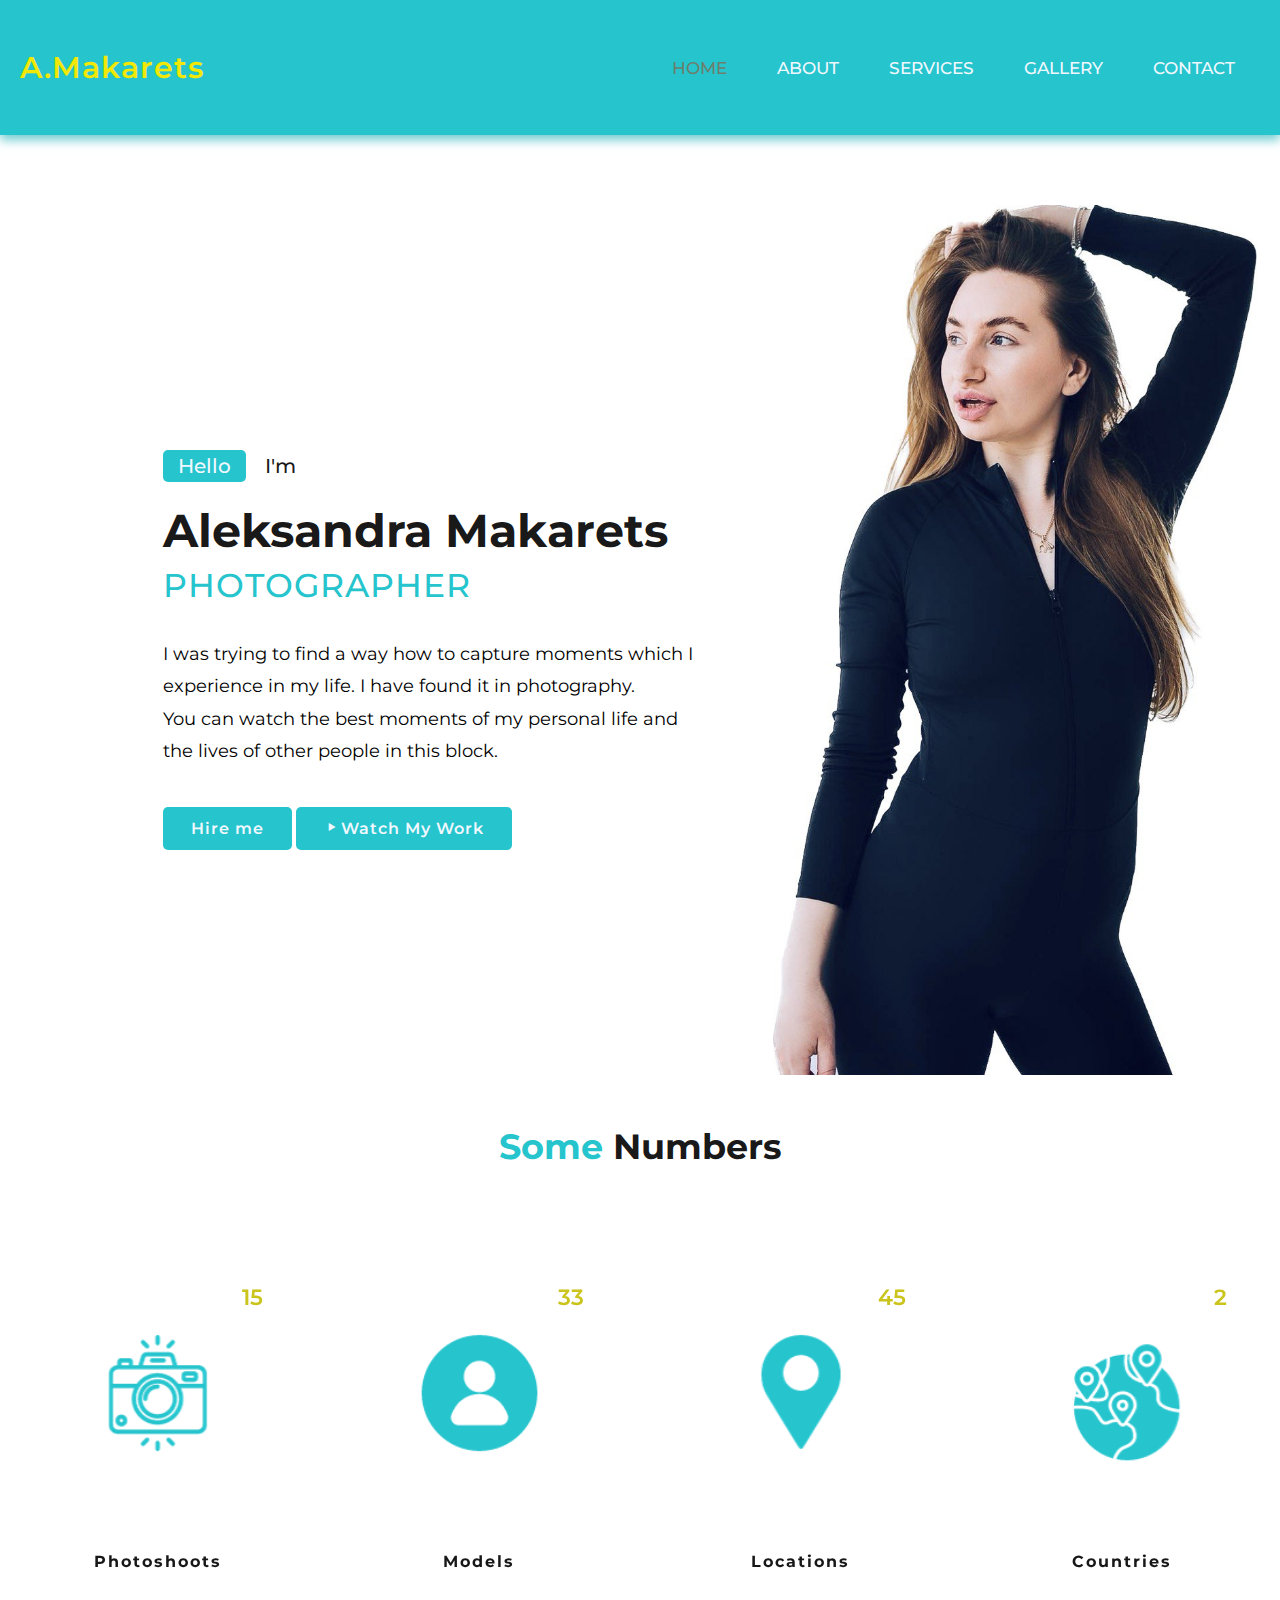
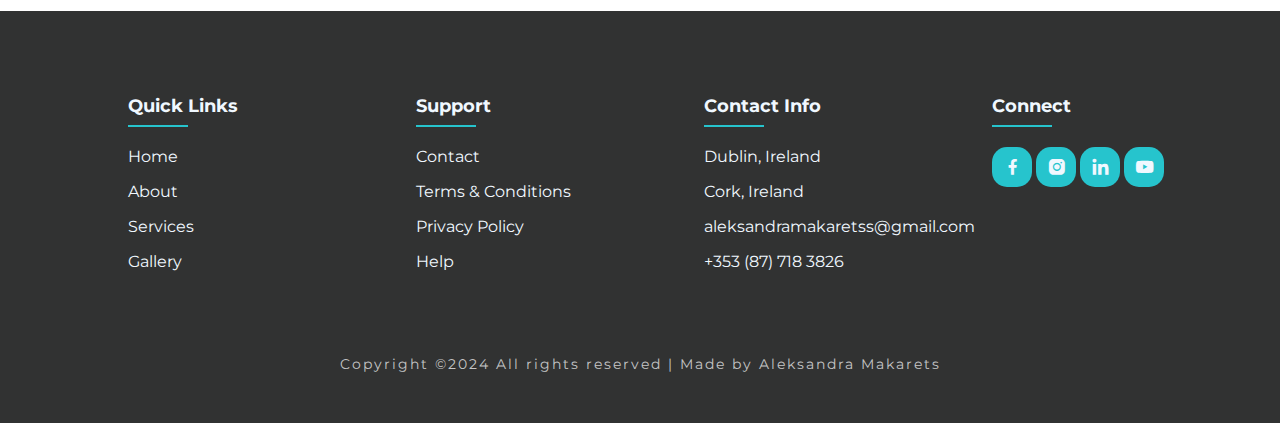
<file: index.html>
<!DOCTYPE html>
<html lang="en">
<head>
    <meta charset="UTF-8">
    <meta http-equiv="X-UA-Compatible" content="IE=edge">
    <meta name="viewport" content="width=device-width, initial-scale=1.0">
    <meta name="description" content="Professional photographer. Photoshoot in Dublin, Ireland. Photoshoot in Cork, Ireland.Portraits and family photos. Romantic photoshoots for couples">
    <meta name="keywords" content="photogpher, photo, photoshoot, photossesion, Dublin, Cork, Ireland, romantic gift, family, Portraits">
    <link rel="stylesheet" href="assets/css/style.css">
    <link href='https://unpkg.com/boxicons@2.1.4/css/boxicons.min.css' rel='stylesheet'>
    <link rel="apple-touch-icon" sizes="180x180" href="assets/favicon/apple-touch-icon.png" />
    <link rel="icon" type="image/png" sizes="32x32" href="assets/favicon/favicon-32x32.png" />
    <link rel="icon" type="image/png" sizes="16x16" href="assets/favicon/favicon-16x16.png" />
    <link rel="manifest" href="/site.webmanifest" />
    <title>Aleksandra Makarets - photogpher</title>
</head>
<body>
    <header>
        <nav>
            <div class="navbar">
                <a href="#" class="logo">A.Makarets</a>
                <ul class="nav-links">
                    <input type="checkbox" id="checkbox_toggle">
                    <label for="checkbox_toggle" class="hamburger"><span class="hamburger-line"></span></label>
                  <div class="menu">
                    <li><a href="index.html" class="active">Home</a></li>
                    <li><a href="about.html">About</a></li>
                    <li><a href="servises.html">Services</a></li>
                    <li><a href="gallery.html">Gallery</a></li>
                    <li><a href="contact.html">Contact</a></li>
                  </div>
                </ul>
            </div>
        </nav>

    </header>
    <main>
        <section class="section-container" >
            <div class="home-text">
              <div class="slide">
                  <span class="one">Hello</span>
                  <span class="two">I'm</span>
              </div>
              <h1>Aleksandra Makarets</h1>
              <h3>photographer</h3>
              <p> I was trying to find a way how to capture moments which I experience in my life. I have found it in photography.<br> 
                  You can watch the best moments of my personal life and the lives of other people in this block.</p>
              <div class="botton">
                  <a href="contact.html" target="_blank" class="btn">Hire me</a>
                  <a href="gallery.html" target="_blank" class="btn"><span><i class='bx bx-play'></i></span>Watch My Work</a>
              </div>
          </div>
          <div class="home-img">
          </div>
          </section>
          <section class="numbers" id="numbers">
            <div class="num-title">
                <h2><span>Some </span>Numbers</h2>
            </div>
            <div class="numbers-content">
                <div class="block">
                    <img src="assets/images/second-photo-cameras.png" alt="Camera">
                    <h3>15</h3>
                    <h4>Photoshoots</h4>
                </div>
        
                <div class="block">
                    <img src="assets/images/second-photo-person.png" alt="Person">
                    <h3>33</h3>
                    <h4>Models</h4>
                </div>
        
                <div class="block">
                    <img src="assets/images/second-photo-location.png" alt="location">
                    <h3>45</h3>
                    <h4>Locations</h4>
                </div>
        
                <div class="block">
                    <img src="assets/images/second-photo-cuntry.png" alt="World">
                    <h3>2</h3>
                    <h4>Countries</h4>
                </div>
            </div>
          </section>
    </main>
    <footer id="contact">
        <div class="footer">
            <div class="main">
                <div class="list">
                    <h4>Quick Links</h4>
                    <ul>
                        <li><a href="index.html">Home</a></li>
                        <li><a href="about.html">About</a></li>
                        <li><a href="servises.html">Services</a></li>
                        <li><a href="gallery.html">Gallery</a></li>
                    </ul>
                </div>

                <div class="list">
                    <h4>Support</h4>
                    <ul>
                        <li><a href="contact.html">Contact</a></li>
                        <li><a href="#">Terms & Conditions</a></li>
                        <li><a href="#">Privacy Policy</a></li>
                        <li><a href="#">Help</a></li>
                    </ul>
                </div>

                <div class="list">
                    <h4>Contact Info</h4>
                    <ul>
                        <li><a href="https://maps.app.goo.gl/aBGmZ8iCzPzRsph99" target="_blank">Dublin, Ireland</a></li>
                        <li><a href="https://maps.app.goo.gl/EzZ716tKYeEmoThd7" target="_blank">Cork, Ireland</a></li>
                        <li><a href="#">aleksandramakaretss@gmail.com</a></li>
                        <li><a href="#">+353 (87) 718 3826</a></li>
                    </ul>
                </div>

                <div class="list">
                    <h4>Connect</h4>
                    <div class="social">
                        <a href="https://www.facebook.com/profile.php?id=100008072028898" target="_blank"><i class='bx bxl-facebook'></i></a>
                        <a href="https://www.instagram.com/aleksandra_makarets/" target="_blank"><i class='bx bxl-instagram-alt' ></i></a>
                        <a href="https://www.linkedin.com/in/oleksandra-makarets-8a6067221/" target="_blank"><i class='bx bxl-linkedin' ></i></a>
                        <a href="https://www.youtube.com/" target="_blank"><i class='bx bxl-youtube' ></i></a>
                    </div>
                </div>
            </div>
        </div>

        <div class="end-text">
            <p>Copyright &copy;2024 All rights reserved | Made by Aleksandra Makarets</p>
        </div>
    </footer>
</body>
</html>
</file>
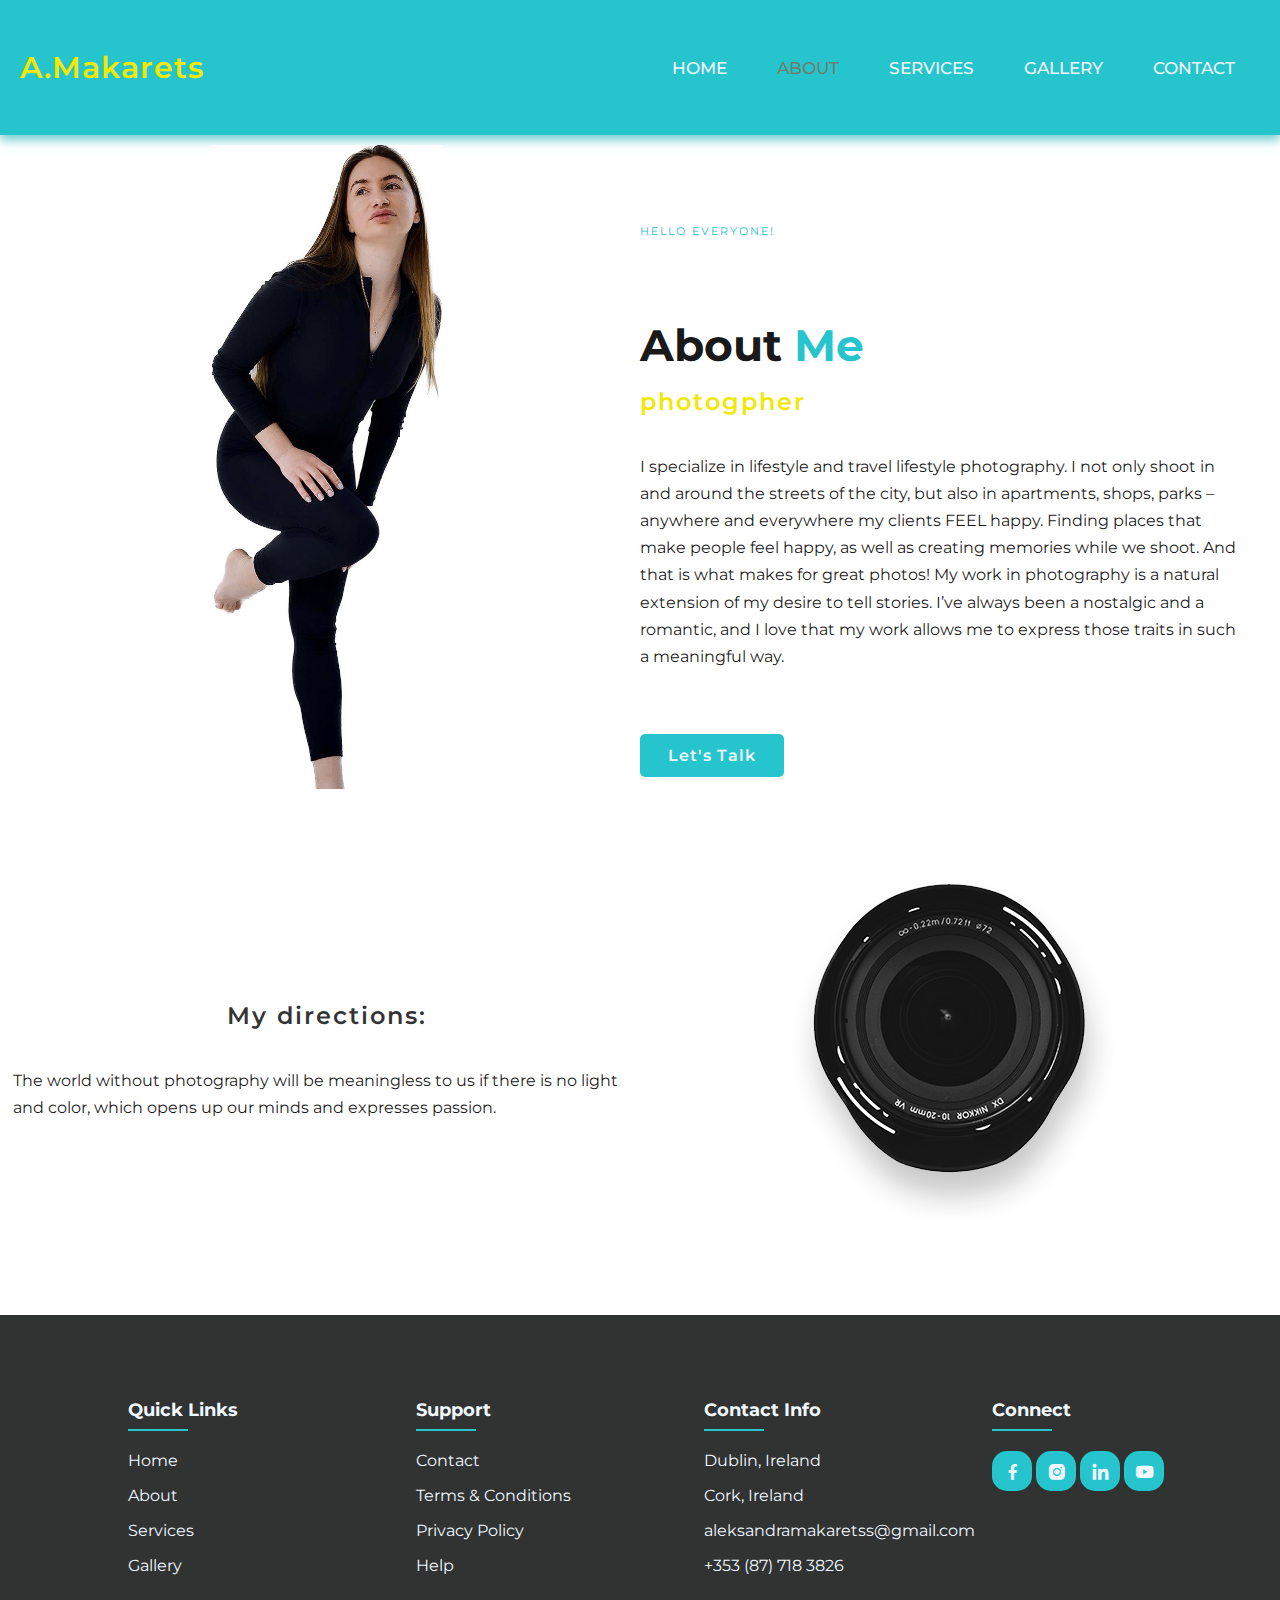
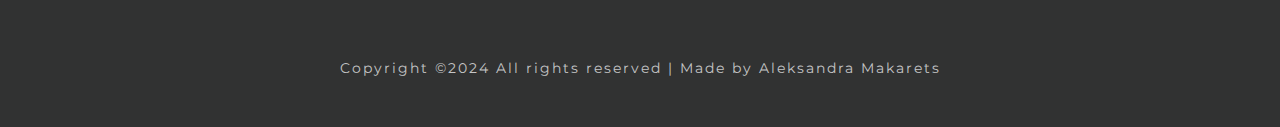
<file: about.html>
<!DOCTYPE html>
<html lang="en">
    <head>
        <meta charset="UTF-8">
        <meta name="viewport" content="width=device-width, initial-scale=1.0">
        <meta name="description" content="Professional photographer. Photoshoot in Dublin, Ireland. Photoshoot in Cork, Ireland.Portraits and family photos. Romantic photoshoots for couples">
        <meta name="keywords" content="photogpher, photo, photoshoot, photossesion, Dublin, Cork, Ireland, romantic gift, family, Portraits">
        <link rel="stylesheet" href="assets/css/style.css">
        <link rel="stylesheet" href="assets/css/about.css">
        <link href='https://unpkg.com/boxicons@2.1.4/css/boxicons.min.css' rel='stylesheet'>
    
        <link rel="apple-touch-icon" sizes="180x180" href="assets/favicon/apple-touch-icon.png" />
        <link rel="icon" type="image/png" sizes="32x32" href="assets/favicon/favicon-32x32.png" />
        <link rel="icon" type="image/png" sizes="16x16" href="assets/favicon/favicon-16x16.png" />
        <link rel="manifest" href="/site.webmanifest" />
        <title>Aleksandra Makarets - photogpher</title>
    </head>
<body>
    <header>
        <nav>
            <div class="navbar">
                <a href="#" class="logo">A.Makarets</a>
                <ul class="nav-links">
                    <input type="checkbox" id="checkbox_toggle">
                    <label for="checkbox_toggle" class="hamburger"><span class="hamburger-line"></span></label>
                  <div class="menu">
                    <li><a href="index.html">Home</a></li>
                    <li><a href="about.html" class="active">About</a></li>
                    <li><a href="servises.html">Services</a></li>
                    <li><a href="gallery.html">Gallery</a></li>
                    <li><a href="contact.html">Contact</a></li>
                  </div>
                </ul>
            </div>
        </nav>

    </header>
    <main>
        <section class="about" id="about">
            <div class="about-img">
                <img src="assets/images/aleksandraaboutphoto.jpg" alt="Aleksandra Makarets">
            </div>
            <div class="about-text">
                <div class="about-hi">Hello everyone!</div>
                <h2>About <span>Me</span></h2>
                <h4>photogpher</h4>
                <p>I specialize in lifestyle and travel lifestyle photography. I not only shoot in and around the streets of the city, but also in apartments, shops, parks – anywhere and everywhere my clients FEEL happy. Finding places that make people feel happy, as well as creating memories while we shoot. And that is what makes for great photos! My work in photography is a natural extension of my desire to tell stories. I’ve always been a nostalgic and a romantic, and I love that my work allows me to express those traits in such a meaningful way.</p>
                <a href="contact.html" target="_blank" class="btn">Let's Talk</a>
            </div>
        </section>
        <section class="directions">
            <div class="about-text2">
                <h4>My directions:</h4>
                <p>The world without photography will be meaningless to us if there is no light and color, which opens up our minds and expresses passion.</p>
            </div>
            <div class="about-img2">
                <img src="assets/images/about-camera-image-2.webp" alt="Camera">
            </div>
        </section>
    </main>
    <footer id="contact">
        <div class="footer">
            <div class="main">
                <div class="list">
                    <h4>Quick Links</h4>
                    <ul>
                        <li><a href="index.html">Home</a></li>
                        <li><a href="about.html">About</a></li>
                        <li><a href="servises.html">Services</a></li>
                        <li><a href="gallery.html">Gallery</a></li>
                    </ul>
                </div>

                <div class="list">
                    <h4>Support</h4>
                    <ul>
                        <li><a href="contact.html">Contact</a></li>
                        <li><a href="#">Terms & Conditions</a></li>
                        <li><a href="#">Privacy Policy</a></li>
                        <li><a href="#">Help</a></li>
                    </ul>
                </div>

                <div class="list">
                    <h4>Contact Info</h4>
                    <ul>
                        <li><a href="https://maps.app.goo.gl/aBGmZ8iCzPzRsph99" target="_blank">Dublin, Ireland</a></li>
                        <li><a href="https://maps.app.goo.gl/EzZ716tKYeEmoThd7" target="_blank">Cork, Ireland</a></li>
                        <li><a href="#">aleksandramakaretss@gmail.com</a></li>
                        <li><a href="#">+353 (87) 718 3826</a></li>
                    </ul>
                </div>

                <div class="list">
                    <h4>Connect</h4>
                    <div class="social">
                        <a href="https://www.facebook.com/profile.php?id=100008072028898" target="_blank"><i class='bx bxl-facebook'></i></a>
                        <a href="https://www.instagram.com/aleksandra_makarets/" target="_blank"><i class='bx bxl-instagram-alt' ></i></a>
                        <a href="https://www.linkedin.com/in/oleksandra-makarets-8a6067221/" target="_blank"><i class='bx bxl-linkedin' ></i></a>
                        <a href="https://www.youtube.com/" target="_blank"><i class='bx bxl-youtube' ></i></a>
                    </div>
                </div>
            </div>
        </div>

        <div class="end-text">
            <p>Copyright &copy;2024 All rights reserved | Made by Aleksandra Makarets</p>
        </div>
    </footer>
</body>
</html>
</file>
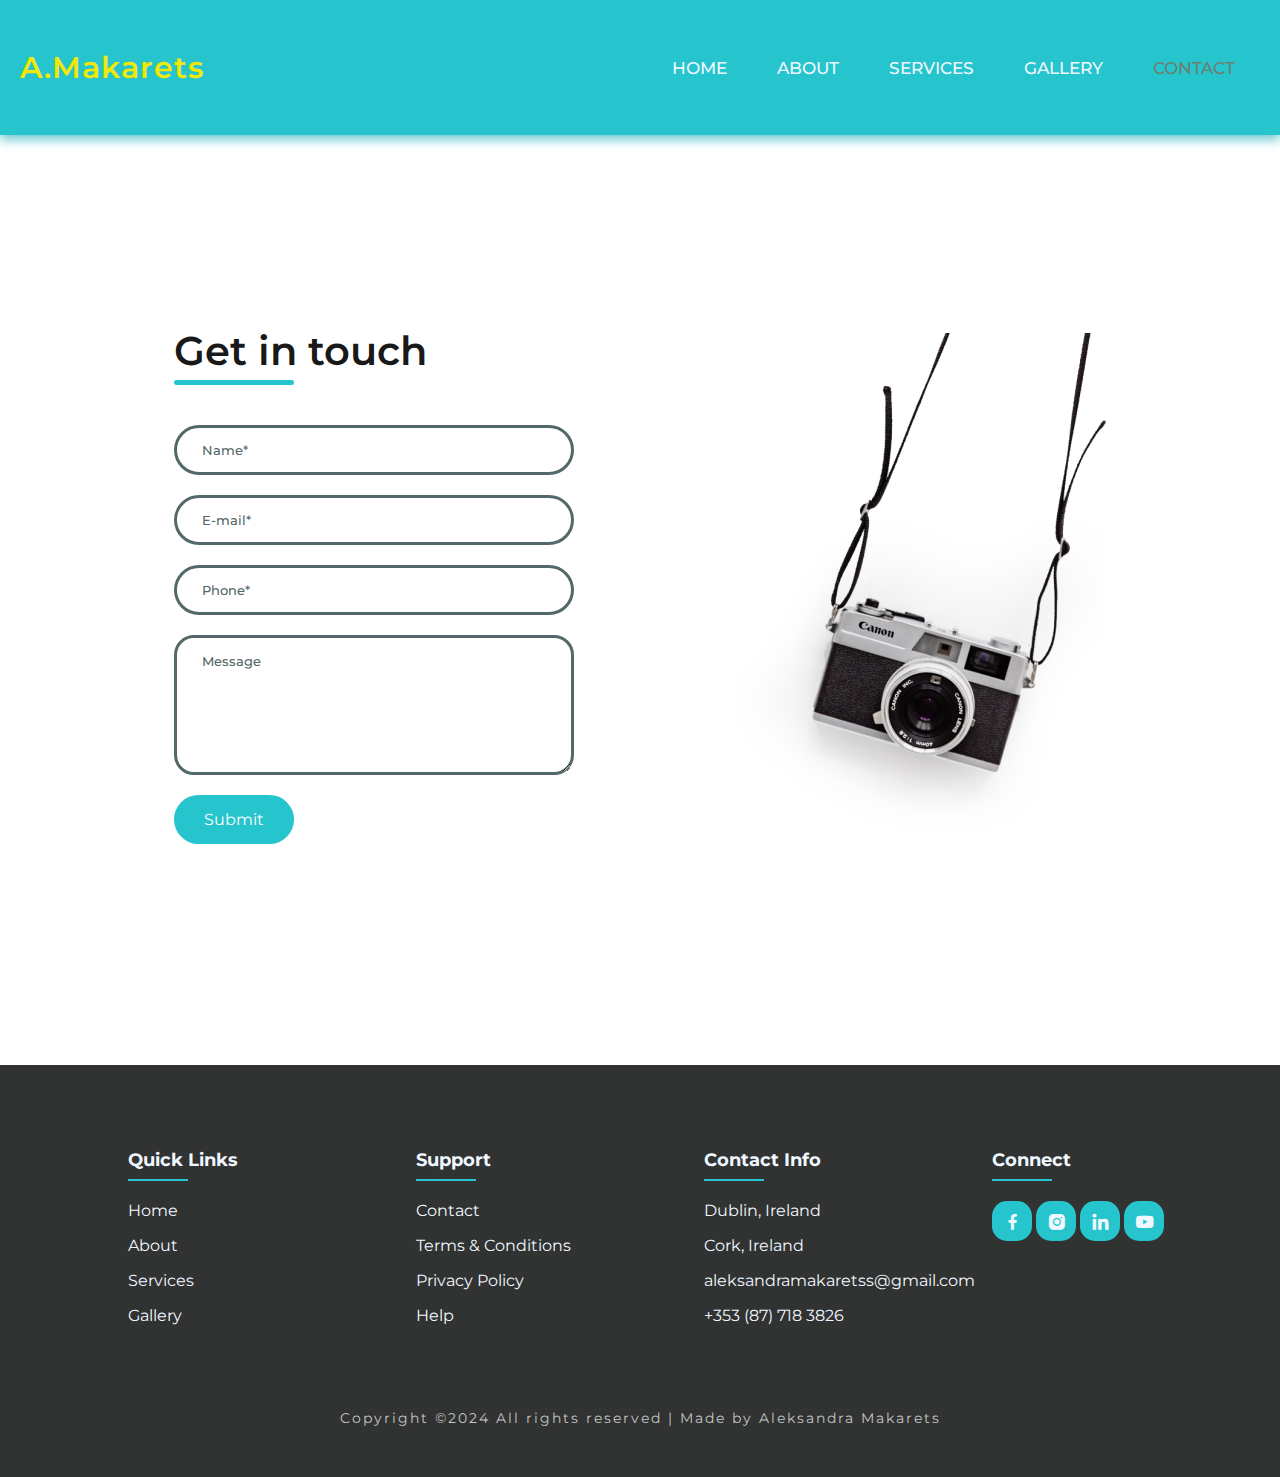
<file: contact.html>
<!DOCTYPE html>
<html lang="en">
    <head>
        <meta charset="UTF-8">
        <meta name="viewport" content="width=device-width, initial-scale=1.0">
        <meta name="description" content="Professional photographer. Photoshoot in Dublin, Ireland. Photoshoot in Cork, Ireland.Portraits and family photos. Romantic photoshoots for couples">
        <meta name="keywords" content="photogpher, photo, photoshoot, photossesion, Dublin, Cork, Ireland, romantic gift, family, Portraits">
        <link rel="stylesheet" href="assets/css/style.css">
        <link rel="stylesheet" href="assets/css/contact.css">
        <link href='https://unpkg.com/boxicons@2.1.4/css/boxicons.min.css' rel='stylesheet'>
    
        <link rel="apple-touch-icon" sizes="180x180" href="assets/favicon/apple-touch-icon.png" />
        <link rel="icon" type="image/png" sizes="32x32" href="assets/favicon/favicon-32x32.png" />
        <link rel="icon" type="image/png" sizes="16x16" href="assets/favicon/favicon-16x16.png" />
        <link rel="manifest" href="/site.webmanifest" />
        <title>Aleksandra Makarets - photogpher</title>
    </head>
<body>
    <header>
        <nav>
            <div class="navbar">
                <a href="#" class="logo">A.Makarets</a>
                <ul class="nav-links">
                    <input type="checkbox" id="checkbox_toggle">
                    <label for="checkbox_toggle" class="hamburger"><span class="hamburger-line"></span></label>
                  <div class="menu">
                    <li><a href="index.html">Home</a></li>
                    <li><a href="about.html">About</a></li>
                    <li><a href="servises.html">Services</a></li>
                    <li><a href="gallery.html">Gallery</a></li>
                    <li><a href="contact.html" class="active">Contact</a></li>
                  </div>
                </ul>
            </div>
        </nav>

    </header>
    <main>
        <section class="contact">
            <div class="contact-container">
                <form action="https://api.web3forms.com/submit" method="POST" class="contact-left">
                    <div class="contact-left-title">
                        <h2>Get in touch</h2>
                        <hr>
                    </div>
                    <input type="hidden" name="access_key" value="a833d22f-fba0-4391-bde2-4f7d15dcda20">
                    <input type="text" name="name" placeholder="Name*" class="contact-inputs" required>
                    <input type="email" name="email" placeholder="E-mail*" class="contact-inputs" required>
                    <input type="" name="phone" placeholder="Phone*" class="contact-inputs" required>
                    <textarea name="message" id="" cols="46" rows="10" placeholder="Message" class="contact-inputs" required></textarea>
                    <button type="submit">Submit</button>
                </form>
                <div class="contact-right">
                    <img src="assets/images/about-camera-image-370x500.png" alt="Camera">
                </div>

            </div>

        </section>
    </main>
    <footer id="contact">
        <div class="footer">
            <div class="main">
                <div class="list">
                    <h4>Quick Links</h4>
                    <ul>
                        <li><a href="index.html">Home</a></li>
                        <li><a href="about.html">About</a></li>
                        <li><a href="servises.html">Services</a></li>
                        <li><a href="gallery.html">Gallery</a></li>
                    </ul>
                </div>

                <div class="list">
                    <h4>Support</h4>
                    <ul>
                        <li><a href="contact.html">Contact</a></li>
                        <li><a href="#">Terms & Conditions</a></li>
                        <li><a href="#">Privacy Policy</a></li>
                        <li><a href="#">Help</a></li>
                    </ul>
                </div>

                <div class="list">
                    <h4>Contact Info</h4>
                    <ul>
                        <li><a href="https://maps.app.goo.gl/aBGmZ8iCzPzRsph99" target="_blank">Dublin, Ireland</a></li>
                        <li><a href="https://maps.app.goo.gl/EzZ716tKYeEmoThd7" target="_blank">Cork, Ireland</a></li>
                        <li><a href="#">aleksandramakaretss@gmail.com</a></li>
                        <li><a href="#">+353 (87) 718 3826</a></li>
                    </ul>
                </div>

                <div class="list">
                    <h4>Connect</h4>
                    <div class="social">
                        <a href="https://www.facebook.com/profile.php?id=100008072028898" target="_blank"><i class='bx bxl-facebook'></i></a>
                        <a href="https://www.instagram.com/aleksandra_makarets/" target="_blank"><i class='bx bxl-instagram-alt' ></i></a>
                        <a href="https://www.linkedin.com/in/oleksandra-makarets-8a6067221/" target="_blank"><i class='bx bxl-linkedin' ></i></a>
                        <a href="https://www.youtube.com/" target="_blank"><i class='bx bxl-youtube' ></i></a>
                    </div>
                </div>
            </div>
        </div>

        <div class="end-text">
            <p>Copyright &copy;2024 All rights reserved | Made by Aleksandra Makarets</p>
        </div>
    </footer>
</body>
</html>
</file>
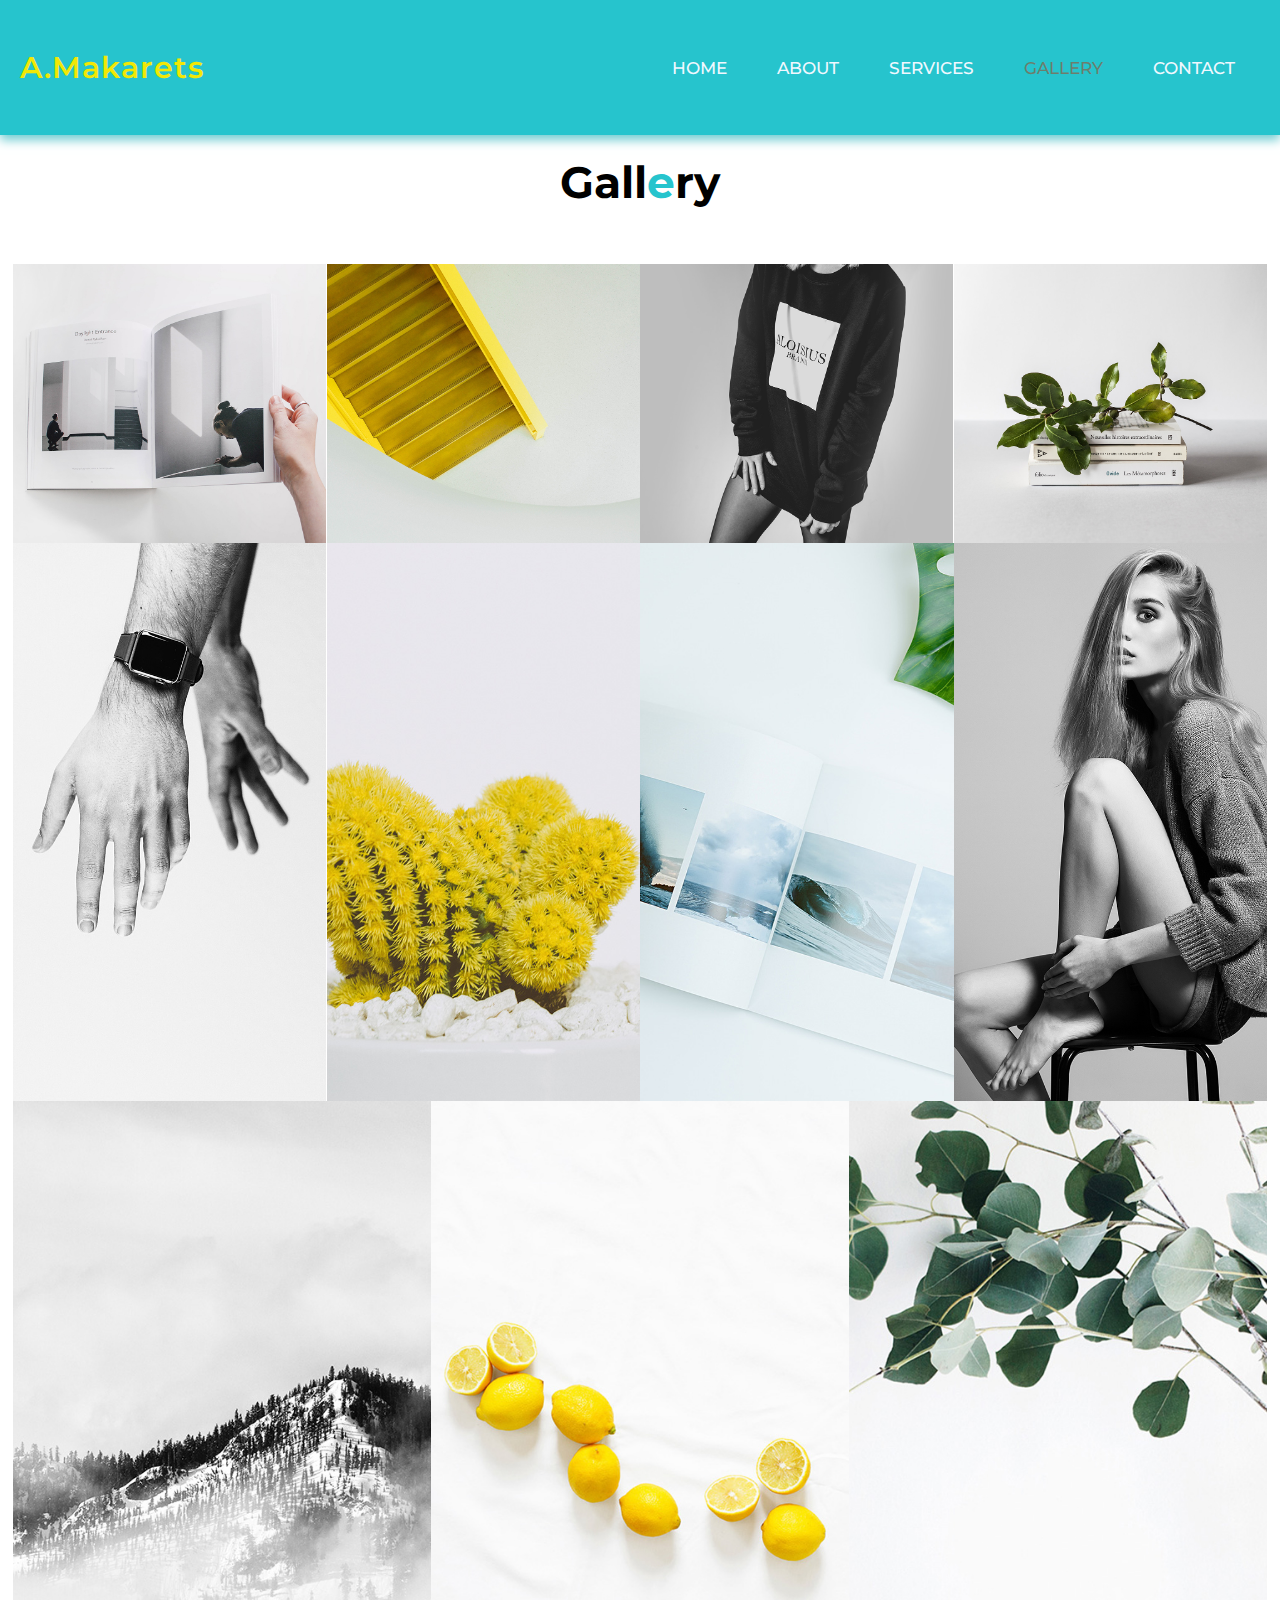
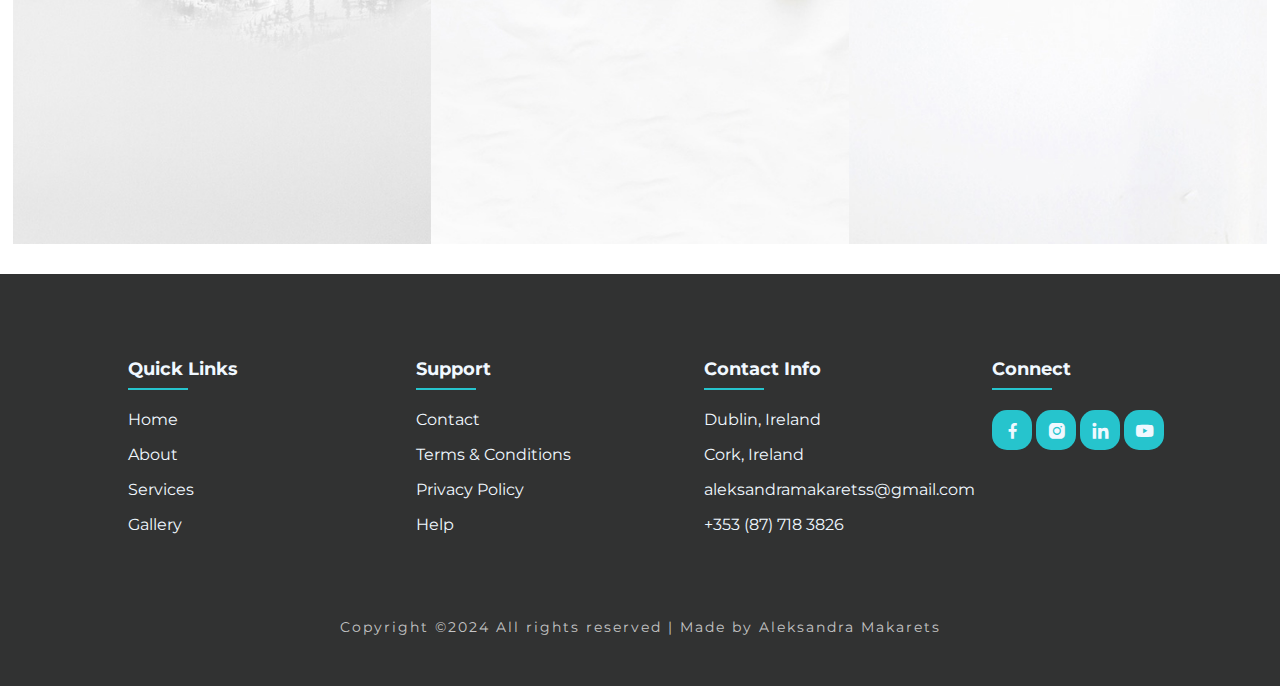
<file: gallery.html>
<!DOCTYPE html>
<html lang="en">
    <head>
        <meta charset="UTF-8">
        <meta name="viewport" content="width=device-width, initial-scale=1.0">
        <meta name="description" content="Professional photographer. Photoshoot in Dublin, Ireland. Photoshoot in Cork, Ireland.Portraits and family photos. Romantic photoshoots for couples">
        <meta name="keywords" content="photogpher, photo, photoshoot, photossesion, Dublin, Cork, Ireland, romantic gift, family, Portraits">
        <link rel="stylesheet" href="assets/css/style.css">
        <link rel="stylesheet" href="assets/css/gallery.css">
        <link href='https://unpkg.com/boxicons@2.1.4/css/boxicons.min.css' rel='stylesheet'>
    
        <link rel="apple-touch-icon" sizes="180x180" href="assets/favicon/apple-touch-icon.png" />
        <link rel="icon" type="image/png" sizes="32x32" href="assets/favicon/favicon-32x32.png" />
        <link rel="icon" type="image/png" sizes="16x16" href="assets/favicon/favicon-16x16.png" />
        <link rel="manifest" href="/site.webmanifest" />
        <title>Aleksandra Makarets - photogpher</title>
    </head>
<body>
    <header>
        <nav>
            <div class="navbar">
                <a href="#" class="logo">A.Makarets</a>
                <ul class="nav-links">
                    <input type="checkbox" id="checkbox_toggle">
                    <label for="checkbox_toggle" class="hamburger"><span class="hamburger-line"></span></label>
                  <div class="menu">
                    <li><a href="index.html">Home</a></li>
                    <li><a href="about.html">About</a></li>
                    <li><a href="servises.html">Services</a></li>
                    <li><a href="gallery.html" class="active">Gallery</a></li>
                    <li><a href="contact.html">Contact</a></li>
                  </div>
                </ul>
            </div>
        </nav>

    </header>
    <main>
        <section class="gallery">
            <h2 class="title">Gall<span>e</span>ry</h2>
            <div class="gallery-list">
                <a href="assets/images/gallery-3.jpg" class="gallery-item">
                    <div class="gallery-item-hover">View</div>
                    <img src="assets/images/gallery-3.jpg" alt="Notebook">
                </a>
                <a href="assets/images/gallery-5.jpg" class="gallery-item">
                    <div class="gallery-item-hover">View</div>
                    <img src="assets/images/gallery-5.jpg" alt="Stairs">
                </a>
                <a href="assets/images/home-gallery-10.jpg" class="gallery-item">
                    <div class="gallery-item-hover">View</div>
                    <img src="assets/images/home-gallery-10.jpg" alt="Girl">
                </a>
                <a href="assets/images/home-gallery-6.jpg" class="gallery-item">
                    <div class="gallery-item-hover">View</div>
                    <img src="assets/images/home-gallery-6.jpg" alt="Book and plant">
                </a>
                <a href="assets/images/gallery-8.jpg" class="gallery-item">
                    <div class="gallery-item-hover">View</div>
                    <img src="assets/images/gallery-8.jpg" alt="Hands">
                </a>
                <a href="assets/images/home-gallery-7.jpg" class="gallery-item">
                    <div class="gallery-item-hover">View</div>
                    <img src="assets/images/home-gallery-7.jpg" alt="Yellow cactus">
                </a>
                <a href="assets/images/home-gallery-9.jpg" class="gallery-item">
                    <div class="gallery-item-hover">View</div>
                    <img src="assets/images/home-gallery-9.jpg" alt="Ocean Book">
                </a>
                <a href="assets/images/home-gallery-4.jpg" class="gallery-item">
                    <div class="gallery-item-hover">View</div>
                    <img src="assets/images/home-gallery-4.jpg" alt="Girl">
                </a>
                <a href="assets/images/home-gallery-5.jpg" class="gallery-item">
                    <div class="gallery-item-hover">View</div>
                    <img src="assets/images/home-gallery-5.jpg" alt="Snowy moutains">
                </a>
                <a href="assets/images/gallery-1.jpg" class="gallery-item">
                    <div class="gallery-item-hover">See</div>
                    <img src="assets/images/gallery-1.jpg" alt="Lemon">
                </a>
                <a href="assets/images/gallery-10.jpg" class="gallery-item">
                    <div class="gallery-item-hover">View</div>
                    <img src="assets/images/gallery-10.jpg" alt="plant">
                </a>
            </div>

        </section>
    </main>
    <footer id="contact">
        <div class="footer">
            <div class="main">
                <div class="list">
                    <h4>Quick Links</h4>
                    <ul>
                        <li><a href="index.html">Home</a></li>
                        <li><a href="about.html">About</a></li>
                        <li><a href="servises.html">Services</a></li>
                        <li><a href="gallery.html">Gallery</a></li>
                    </ul>
                </div>

                <div class="list">
                    <h4>Support</h4>
                    <ul>
                        <li><a href="contact.html">Contact</a></li>
                        <li><a href="#">Terms & Conditions</a></li>
                        <li><a href="#">Privacy Policy</a></li>
                        <li><a href="#">Help</a></li>
                    </ul>
                </div>

                <div class="list">
                    <h4>Contact Info</h4>
                    <ul>
                        <li><a href="https://maps.app.goo.gl/aBGmZ8iCzPzRsph99" target="_blank">Dublin, Ireland</a></li>
                        <li><a href="https://maps.app.goo.gl/EzZ716tKYeEmoThd7" target="_blank">Cork, Ireland</a></li>
                        <li><a href="#">aleksandramakaretss@gmail.com</a></li>
                        <li><a href="#">+353 (87) 718 3826</a></li>
                    </ul>
                </div>

                <div class="list">
                    <h4>Connect</h4>
                    <div class="social">
                        <a href="https://www.facebook.com/profile.php?id=100008072028898" target="_blank"><i class='bx bxl-facebook'></i></a>
                        <a href="https://www.instagram.com/aleksandra_makarets/" target="_blank"><i class='bx bxl-instagram-alt' ></i></a>
                        <a href="https://www.linkedin.com/in/oleksandra-makarets-8a6067221/" target="_blank"><i class='bx bxl-linkedin' ></i></a>
                        <a href="https://www.youtube.com/" target="_blank"><i class='bx bxl-youtube' ></i></a>
                    </div>
                </div>
            </div>
        </div>

        <div class="end-text">
            <p>Copyright &copy;2024 All rights reserved | Made by Aleksandra Makarets</p>
        </div>
    </footer>
</body>
</html>
</file>
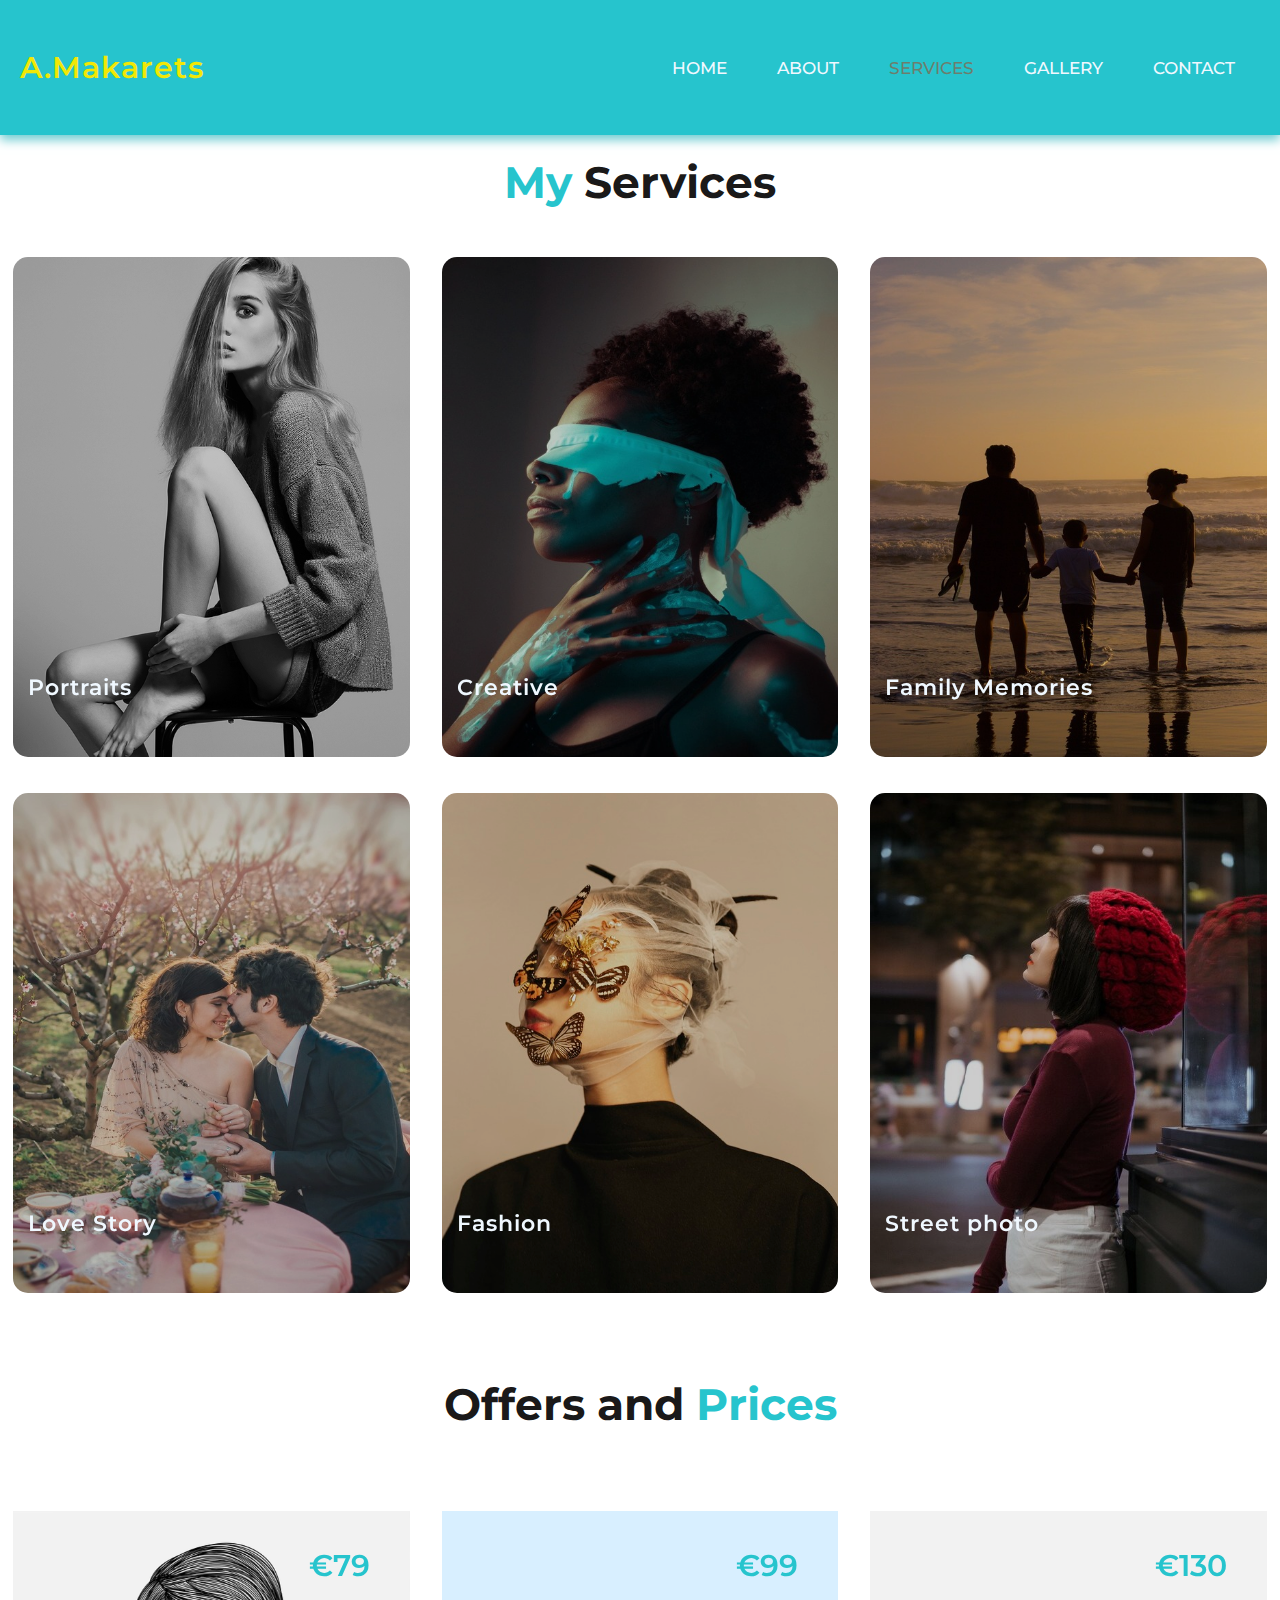
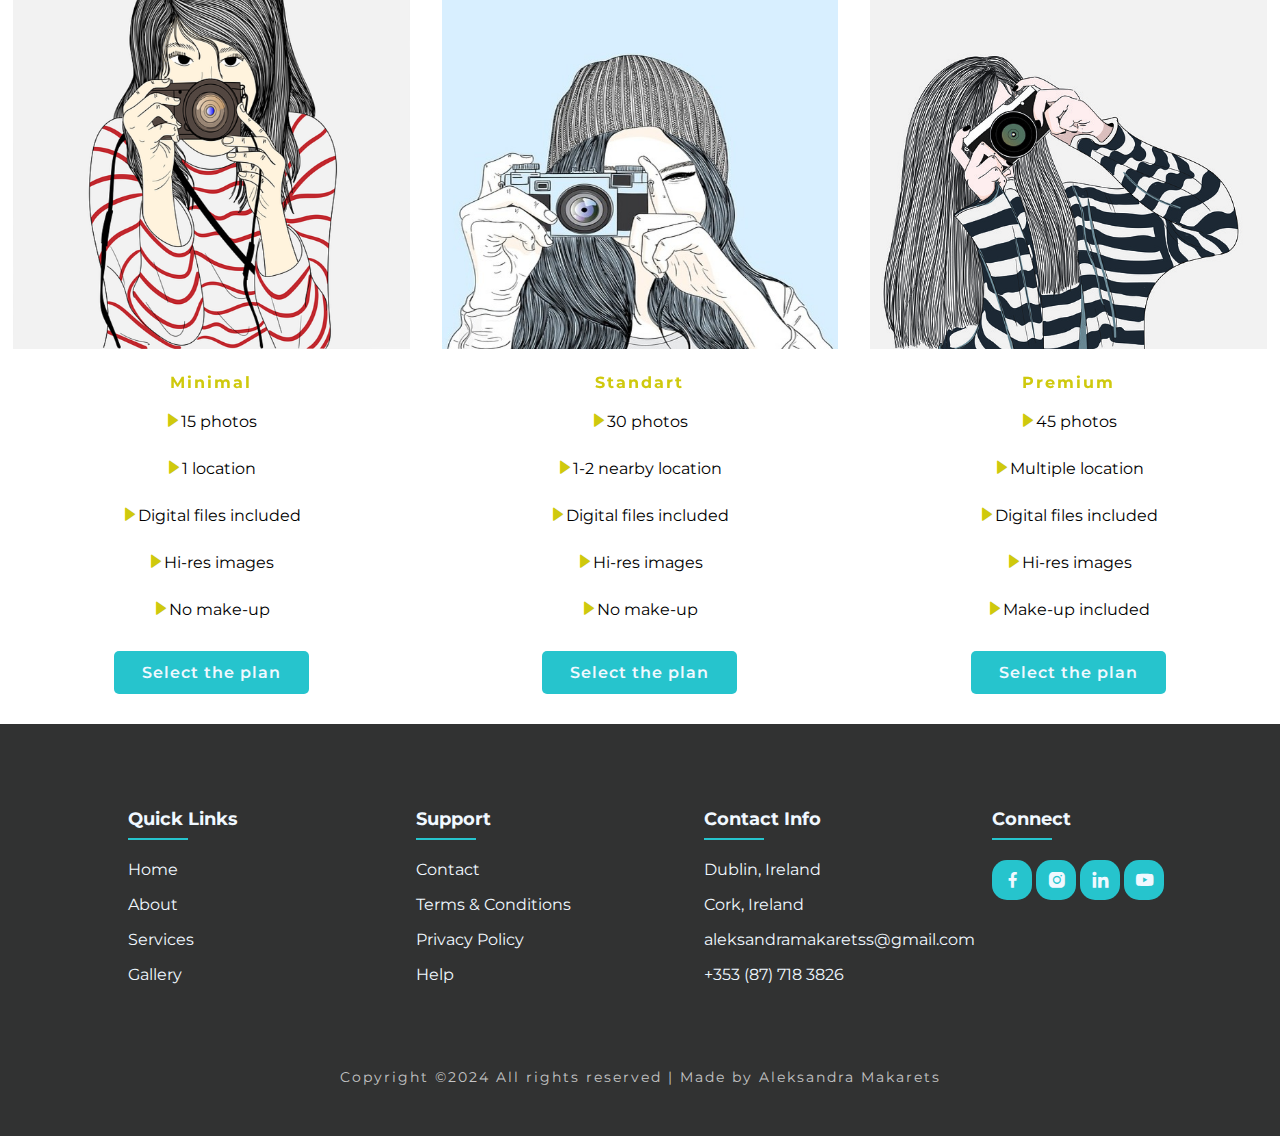
<file: servises.html>
<!DOCTYPE html>
<html lang="en">
    <head>
        <meta charset="UTF-8">
        <meta name="viewport" content="width=device-width, initial-scale=1.0">
        <meta name="description" content="Professional photographer. Photoshoot in Dublin, Ireland. Photoshoot in Cork, Ireland.Portraits and family photos. Romantic photoshoots for couples">
        <meta name="keywords" content="photogpher, photo, photoshoot, photossesion, Dublin, Cork, Ireland, romantic gift, family, Portraits">
        <link rel="stylesheet" href="assets/css/style.css">
        <link rel="stylesheet" href="assets/css/servises.css">
        <link href='https://unpkg.com/boxicons@2.1.4/css/boxicons.min.css' rel='stylesheet'>
    
        <link rel="apple-touch-icon" sizes="180x180" href="assets/favicon/apple-touch-icon.png" />
        <link rel="icon" type="image/png" sizes="32x32" href="assets/favicon/favicon-32x32.png" />
        <link rel="icon" type="image/png" sizes="16x16" href="assets/favicon/favicon-16x16.png" />
        <link rel="manifest" href="/site.webmanifest" />
        <title>Aleksandra Makarets - photogpher</title>
    </head>
<body>
    <header>
        <nav>
            <div class="navbar">
                <a href="#" class="logo">A.Makarets</a>
                <ul class="nav-links">
                    <input type="checkbox" id="checkbox_toggle">
                    <label for="checkbox_toggle" class="hamburger"><span class="hamburger-line"></span></label>
                  <div class="menu">
                    <li><a href="index.html">Home</a></li>
                    <li><a href="about.html">About</a></li>
                    <li><a href="servises.html" class="active">Services</a></li>
                    <li><a href="gallery.html">Gallery</a></li>
                    <li><a href="contact.html">Contact</a></li>
                  </div>
                </ul>
            </div>
        </nav>

    </header>
    <main>
        <section class="servises" id="servises">
            <div class="title">
                <h2><span>My</span> Services</h2>
            </div>
            <div class="destination-content">
                <div class="col-content">
                    <img src="assets/images/home-gallery-4.servises.port.jpg" alt="Girl">
                    <h5>Portraits</h5>
                </div>

                <div class="col-content">
                    <img src="assets/images/createve.servises (1).jpg" alt="Girl">
                    <h5>Creative</h5>
                </div>

                <div class="col-content">
                    <img src="assets/images/family.servises.jpg" alt="Couplel">
                    <h5>Family Memories</h5>
                </div>

                <div class="col-content">
                    <img src="assets/images/love-coupleservis.jpg" alt="Couple">
                    <h5>Love Story</h5>
                </div>

                <div class="col-content">
                    <img src="assets/images/servisfation.jpg" alt="Girl">
                    <h5>Fashion</h5>
                </div>

                <div class="col-content">
                    <img src="assets/images/streetsevises.jpg" alt="Girl">
                    <h5>Street photo</h5>
                </div>
            </div>
            <div class="title">
                <h2>Offers and <span>Prices</span></h2>
            </div>
            <div class="servises-content">
                <div class="box">
                    <div class="thum">
                        <img src="assets/images/serv.midle (1).png" alt="Girl">
                        <h3>€79</h3>
                        <h4>Minimal</h4>
                    </div>
    
                    <div class="dest-content">
                        <div class="describle">
                            <ul>
                                <li><i class='bx bxs-right-arrow'></i><a href="#">15 photos</a></li>
                                <li><i class='bx bxs-right-arrow'></i><a href="#">1 location</a></li>
                                <li><i class='bx bxs-right-arrow'></i><a href="#">Digital files included</a></li>
                                <li><i class='bx bxs-right-arrow'></i><a href="#">Hi-res images</a></li>
                                <li><i class='bx bxs-right-arrow'></i><a href="#">No make-up</a></li>
                            </ul>
                        </div>
                        <a href="#" class="btn">Select the plan</a>
                    </div>
                </div>
    
    
                <div class="box">
                    <div class="thum">
                        <img src="assets/images/serv.max (1).jpg" alt="Girl">
                        <h3>€99</h3>
                        <h4>Standart</h4>
                    </div>
    
                    <div class="dest-content">
                        <div class="describle">
                            <ul>
                                <li><i class='bx bxs-right-arrow'></i><a href="#">30 photos</a></li>
                                <li><i class='bx bxs-right-arrow'></i><a href="#">1-2 nearby location</a></li>
                                <li><i class='bx bxs-right-arrow'></i><a href="#">Digital files included</a></li>
                                <li><i class='bx bxs-right-arrow'></i><a href="#">Hi-res images</a></li>
                                <li><i class='bx bxs-right-arrow'></i><a href="#">No make-up</a></li>
                            </ul>
                        </div>
                        <a href="#" class="btn">Select the plan</a>
                    </div>
                </div>
    
                <div class="box">
                    <div class="thum">
                        <img src="assets/images/serv.minimal.jpg" alt="Girl">
                        <h3>€130</h3>
                        <h4>Premium</h4>
                    </div>
    
                    <div class="dest-content">
                        <div class="describle">
                            <ul>
                                <li><i class='bx bxs-right-arrow'></i><a href="#">45 photos</a></li>
                                <li><i class='bx bxs-right-arrow'></i><a href="#">Multiple location</a></li>
                                <li><i class='bx bxs-right-arrow'></i><a href="#">Digital files included</a></li>
                                <li><i class='bx bxs-right-arrow'></i><a href="#">Hi-res images</a></li>
                                <li><i class='bx bxs-right-arrow'></i><a href="#">Make-up included</a></li>
                            </ul>
                        </div>
                        <a href="#" class="btn">Select the plan</a>
                    </div>
                </div>
            </div>

        </section>
    </main>
    <footer id="contact">
        <div class="footer">
            <div class="main">
                <div class="list">
                    <h4>Quick Links</h4>
                    <ul>
                        <li><a href="index.html">Home</a></li>
                        <li><a href="about.html">About</a></li>
                        <li><a href="servises.html">Services</a></li>
                        <li><a href="gallery.html">Gallery</a></li>
                    </ul>
                </div>

                <div class="list">
                    <h4>Support</h4>
                    <ul>
                        <li><a href="contact.html">Contact</a></li>
                        <li><a href="#">Terms & Conditions</a></li>
                        <li><a href="#">Privacy Policy</a></li>
                        <li><a href="#">Help</a></li>
                    </ul>
                </div>

                <div class="list">
                    <h4>Contact Info</h4>
                    <ul>
                        <li><a href="https://maps.app.goo.gl/aBGmZ8iCzPzRsph99" target="_blank">Dublin, Ireland</a></li>
                        <li><a href="https://maps.app.goo.gl/EzZ716tKYeEmoThd7" target="_blank">Cork, Ireland</a></li>
                        <li><a href="#">aleksandramakaretss@gmail.com</a></li>
                        <li><a href="#">+353 (87) 718 3826</a></li>
                    </ul>
                </div>

                <div class="list">
                    <h4>Connect</h4>
                    <div class="social">
                        <a href="https://www.facebook.com/profile.php?id=100008072028898" target="_blank"><i class='bx bxl-facebook'></i></a>
                        <a href="https://www.instagram.com/aleksandra_makarets/" target="_blank"><i class='bx bxl-instagram-alt' ></i></a>
                        <a href="https://www.linkedin.com/in/oleksandra-makarets-8a6067221/" target="_blank"><i class='bx bxl-linkedin' ></i></a>
                        <a href="https://www.youtube.com/" target="_blank"><i class='bx bxl-youtube' ></i></a>
                    </div>
                </div>
            </div>
        </div>

        <div class="end-text">
            <p>Copyright &copy;2024 All rights reserved | Made by Aleksandra Makarets</p>
        </div>
    </footer>
</body>
</html>
</file>
<file: assets/css/style.css>
@import url('https://fonts.googleapis.com/css2?family=Montserrat:ital,wght@0,100;0,200;0,300;0,400;0,500;0,600;0,700;0,800;0,900;1,100;1,200;1,300;1,400;1,500;1,600;1,700;1,800;1,900&family=Playfair+Display:ital,wght@0,400;0,500;0,600;0,700;0,800;0,900;1,400;1,500;1,600;1,700;1,800;1,900&display=swap');


*{
    margin: 0;
    padding: 0;
    box-sizing: border-box;
    font-family: 'Montserrat', sans-serif;
    list-style-type: none;
    text-decoration: none;
    scroll-behavior: smooth;
}
body{
    background-color: #ffffff;
    color: #0b0a0af1;
    overflow-x: hidden;
    min-width: 320px;
    display: flex;
    flex-direction: column;
    min-height: 100vh;
}
main{
    flex: 1 0 auto;
}
section{
    padding: 0 13px 30px 13px;
}
.navbar{
    display: flex;
    align-items: center;
    justify-content: space-between;
    padding: 20px;
    background-color: #26c4cd;
    box-shadow: 0 5px 10px #6fccd1;
    color: #f0f8ff;
    height: 15vh;
}
.nav-links a{
    color:#f0f8ff;
}
.logo{
    font-size: 30px;
    color:#F1E805;
    font-weight: 600;
    letter-spacing: 1px;
    transition: all .45s ease;
}
.logo:hover{
    transform: scaleX(1.3);
}
.menu{
    display: flex;
    font-size: 18px;
}
.menu li{
    padding: 5px 10px;
    font-size: 17px;
    font-weight: 500;
    color: #f0f8ff;
    margin: 0 15px;
    transition: all ease .50s;
    text-transform: uppercase;
}
.menu li a:hover{
    transition: all .3s;
    color:#F1E805;
}
.menu li a.active{
    color:#76755fe2;
}
#checkbox_toggle{
    display: none;
}
.hamburger{
   display: none;
   font-size: 24px;
   cursor: pointer;
}
.hamburger-line{
    background-color: #f0f8ff;
    display: block;
    height: 2px;
    position: relative;
    width: 24px;
}
.hamburger-line::before,
.hamburger-line::after{
    background-color: #f0f8ff;
    content: '';
    display: block;
    position: absolute;
    transition: all .3s;
    width: 100%;
    height: 100%;
}
.hamburger-line::before{
    top: 7px;
}
.hamburger-line::after{
    top: -7px;
}
.section-container {
    display: flex;
    flex-wrap: wrap;
    justify-content: space-around;
    align-items: center;
    height: 100vh; 
    margin-top: 70px;
    width: 100%;
}
.home-text{
    flex: 1;
    text-align: left;
    padding: 20px;
    padding-left: 12%;
}
.home-text h1{
    font-size: 46px;
    font-weight: 700;
    margin: 0 0 8px;
}
.home-text h3{
    color: #26c4cd;
    margin: 0 0 35px;
    font-size: 33px;
    font-weight: 500;
    line-height: 1.1;
    letter-spacing: 1px;
    text-transform: uppercase;
}
.home-text p{
    font-size: 18px;
    line-height: 1.8;
    margin-bottom: 40px;
    font-weight: 400;
    color: black;
}
.slide{
    margin-bottom: 20px;
}
.one{
    display: inline-block;
    margin-right: 15px;
    height: 32px;
    padding: 0 15px;
    line-height: 32px;
    font-size: 20px;
    font-weight: 500;
    border-radius: 5px;
    background: #26c4cd;
    color: #f0f8ff;
}
 .two{
    display: inline-block;
    color: #0b0a0af1;
    font-size: 20px;
    font-weight: 500;
}

.button{
    display: inline-flex;
    align-items: center;
    justify-content: center;
}
.btn{
    display: inline-block;
    padding: 12px 28px;
    background: #26c4cd;
    border-radius: 5px;
    color: #f0f8ff;
    letter-spacing: 1px;
    font-weight: 600;
    transition: all .45s ease;
}
.btn:hover{
    transform: scale(0.9);
}
.home-img{
    width: 30vw;
    height: 30vh;
}
.home-img{
    flex: 1;
    background: url('../images/aleksandra\ new.jpg') no-repeat; 
    background-size: contain;
    background-position: 83%;
    height: 100%; 
   margin-bottom: 20px;
}
.numbers{
    margin-top: 20px;
}
.num-title{
    text-align: center;
}
.num-title h2{
    font-size: 35px;
}
.num-title span{
    color: #26c4cd;
}
.block h3{
    position: absolute;
    font-size: 22px;
    font-weight: 600;
    text-align: right;
    color:#cac41d;
    top:36px;
    right: 40px;
}
.block h4{
    color:#0b0a0af1;
    letter-spacing: 2px;
    margin: 10px 0;
}
.numbers-content{
    display: grid;
    grid-template-columns: repeat(auto-fit, minmax(200px, auto));
    grid-gap:2rem;
    align-items: center;
    text-align: center;
    margin-top: 5rem;
}
.block{
    position: relative;
    transition: all .3s cubic-bezier(.445, .05, .55, .95);
    will-change: filter;
    cursor: pointer;
    
}
.block img{
    width: 100%;
    height: auto;
}
#contact{
    background: #1d1e1ee8;
}
.main{
    display: flex;
    flex-wrap: wrap;
    margin-left: 10%;
    margin-top: 5%;
    margin-bottom: 5%;
}
.footer{
    padding: 20px 0;
}
.list{
    width: 25%;
    
}
.list h4{
    font-size: 18px;
    color: #f0f8ff;
    margin-bottom: 30px;
    position: relative;
}
.list h4::before{
    content: '';
    position: absolute;
    height: 2px;
    width: 60px;
    left: 0;
    bottom: -10px;
    background: #26c4cd;
}
.list ul li:not(:last-child){
    margin-bottom: 16px;
}
.list ul li a{
    color: #f0f8ff;
    display: block;
    transition: .3s;
}
.list ul li a:hover{
    color: #F1E805;
    transform: translateX(14px);
}
.social a{
    height: 40px;
    width: 40px;
    background: #26c4cd;
    color: #f0f8ff;
    display: inline-flex;
    align-items: center;
    justify-content: center;
    font-size: 21px;
    border-radius: 15px;
    transition: .3s;
}
.list .social a:hover{
    transform: scale(1.06);
}
.end-text{
    text-align: center;
    padding-bottom: 50px;
}
.end-text p{
    color: #c4c5c6;
    font-size: 14px;
    letter-spacing: 2px;
}

@media(max-width:1100px){
    h1{
        font-size: 4.5rem;
        transition: .1s;
    }
    h2{
        font-size: 2.3rem;
        transition: .1s;
    }
    h3, h4{
        font-size: 1.8rem;
        transition: .1s;
    }
    p, h5, h6{
        font-size: 1rem;
        transition: .1s;
    }
    .home-text{
        font-size: 2.5rem;
    }
    .home{
        height: 87vh;
    }
    
    .botton a{
    font-size: 11px;
    display: inline-flex;
    align-items: center;
    justify-content: center;
    }
}
@media (max-width:1040px){
    .list{
        width: 50%;
        margin-bottom: 12px;
    }
}
@media(max-width:768px){
    .menu{
       display: none;
       max-height: 0;
       overflow: hidden;
       position: absolute;
       background-color: #26c4cd;
       text-align: center;
       right: 5%;
       left: 5%;
       margin-top: 20px;
    }

    .menu li a{
        padding: 10px;
        display: block;
    }
    .hamburger{
        display: block;
        padding: 20px 0;
     }
    #checkbox_toggle:checked ~ .menu{
        display: block;
        max-height: 100%;
        transition: all .5s;
    } 
    #checkbox_toggle:checked ~ .hamburger .hamburger-line{
        background-color: transparent;
    }
    #checkbox_toggle:checked ~ .hamburger .hamburger-line::before{
        transform: rotate(-45deg);
        top: 0;
    }
    #checkbox_toggle:checked ~ .hamburger .hamburger-line::after{
        transform: rotate(45deg);
        top: 0;
    }
    .home{
        z-index: -1;
    }
    h1{
        font-size: 3.5rem;
        transition: .1s;
    }
    h2{
        font-size: 1.6rem;
        transition: .1s;
    }
    h3, h4{
        font-size: 1.2rem;
        transition: .1s;
    }
    p, h5, h6{
        font-size: 0.8rem;
        transition: .1s;
    }
    .home-text{
        font-size: 2.0rem;
    }
    .home{
        height: 77vh;
    }
}
@media (max-width: 768px) {
    .section-container {
        flex-direction: column;
    }

    .home-text, .home-img{
        display: block;
        width: 100%;
    }
    .home-img{
        display: none;
        flex: 1;
        background: url('../images/aleksandra\ new.jpg') no-repeat; 
        background-size: contain;
        background-position: 85%;
        height: 100%; 
    }

}
</file>
<file: assets/css/about.css>
.about {
   display: grid;
   grid-template-columns: repeat(2, 1fr);
   align-items: center;
   gap:1.5;
}
.about-img {
   display: table-cell;
   vertical-align: middle;
   text-align: center;
   line-height: 135px;
   margin: 10px 0 0 0;
   padding: 0px;
}
.about-img2{
   display: table-cell;
   vertical-align: middle;
   text-align: center;
   line-height: 135px;
   margin: 0px;
}
.about-img img{
    max-width: 230px;
    height: auto;
    width: 100%;
}
.about-hi{
    font-size: 11px ;
    color: #26c4cd;
    text-transform: uppercase;
    letter-spacing: 2px;
    padding: 15px 0;
    margin-bottom: 70px;
}
.about-text h2{
    font-size: 44px;
    line-height: 1;
}
.about-text span{
    font-size: 44px;
    line-height: 1;
    color: #26c4cd;
}
.about-text h4{
    font-size: 24px;
    font-weight: 600;
    line-height: 1.7;
    margin: 15px 0 30px;
    color:#F1E805;
    letter-spacing: 2px;
}
.about-text p{
    font-size: 16px;
    line-height: 1.7;
    margin-bottom: 4rem;
    margin-right: 20px;
}
.directions{
    display: grid;
    grid-template-columns: repeat(2, 1fr);
    align-items: center;
    gap:1.5;
    padding-top: 0;
}
.about-text2 h4{
    font-size: 24px;
    font-weight: 600;
    line-height: 1.7;
    margin: 15px 0 30px;
    color:#1d1e1ee8;
    letter-spacing: 2px;
    text-align: center;
}
.about-text2 p{
    font-size: 16px;
    line-height: 1.7;
    margin-bottom: 4rem;
    margin-right: 20px;
}

@media (max-width: 768px) {
    .about{
        display: grid;
        grid-template-columns: repeat(1, 1fr);
        align-items: center;
        gap:1.5;
    }
    .directions{
        display: grid;
        grid-template-columns: repeat(1, 1fr);
        align-items: center;
        gap:1.5;
        padding-top: 0;
    }
    .about-hi{
        text-align: center;
    }
    .about-text p {
        padding-right: 3rem;
        text-align: left;
    }
    .about-text2 p {
        padding-right: 3rem;
        text-align: left;
    }
    .about-text h2{
        text-align: center;
    }
    .about-text h4{
        text-align: center;
    }
    .about-text2 h4{
        text-align: center;
    }
    
}
</file>
<file: assets/css/contact.css>
.contact-container{
    height: 100vh;
    display: flex;
    align-items: center;
    justify-content: space-evenly;
}
.contact-left{
    display: flex;
    flex-direction: column;
    align-items: start;
    gap:20px;
}
.contact-left-title h2{
    font-weight: 600;
    font-size: 40px;
    margin-bottom: 5px;
}
.contact-left-title hr{
    border:none;
    width: 120px;
    height: 5px;
    background-color:#26c4cd;
    border-radius: 10px;
    margin-bottom: 20px;
}
.contact-inputs{
    width: 400px;
    height: 50px;
    border: solid #546869;
    outline: none;
    padding-left: 25px;
    font-weight: 500;
    color: #26c4cd;
    border-radius: 50px;
}
.contact-left textarea{
    height: 140px;
    padding-top: 15px;
    border-radius: 20px;
}
.contact-inputs:focus{
    border:2px solid #F1E805;
}
.contact-inputs::placeholder{
    color:#546869
}
.contact-left button{
    display: flex;
    align-items: center;
    padding: 15px 30px;
    font-size: 16px;
    color:#fff;
    gap:10px;
    border:none;
    border-radius: 50px;
    background-color: #26c4cd;
    cursor: pointer;
}
.contact-left button:hover{
    transform: scale(0.9);
}

@media (max-width:800px){
    .contact-inputs{
        width: 80vw;
    }
    .contact-right{
        display: none;
    }
}
</file>
<file: assets/css/gallery.css>
h2.title{
    font-size: 44px;
    font-weight: bold;
    text-align: center;
    padding-bottom: 25px;
    margin-top: 20px;
    color: black;
}
h2.title::after{
    content: "";
    position: absolute;
    width: 100px;
    height: 3px;
    background-color: #F1E805;
    bottom: 20px;
    left: 50%; 
    transform: translatex(-50%);
}
h2 span{
    color: #26c4cd;
}
.gallery-list{
    position: relative;
    display: flex;
    flex-wrap: wrap;
    overflow: hidden;
    font-size: 0;
    margin-top: 30px;
}
.gallery-item{
    display: block;
    flex: 25%;
    overflow: hidden;
    position: relative;
}
.gallery-item-hover{
    position: absolute;
    top: 0;
    left: 0;
    width: 100%;
    height: 100%;
    background-color: rgb(0, 0, 0, .7);
    color: #fff;
    display: flex;
    justify-content: center;
    align-items: center;
    font-size: 16px;
    opacity: 0;
    transition: opacity .5s ease;
    z-index: 2;
}
.gallery-item:hover .gallery-item-hover{
    opacity: 1;
}
.gallery-item:hover img{
    transform: scaleX(1.3); rotate: (5deg);
}
.gallery-item img{
    max-width: 100%;
    height: auto;
    transition: all .5s ease;
}
.gallery-item img {
    object-fit: cover;
    max-width: 100%;
    height: 100%;
    transition: all .5s ease;
    cursor: pointer;
}


@media (max-width:991px){
    .gallery-item{
        flex: 33.3%;
    }
}
@media (max-width:768px){
    .gallery-item{
        flex: 50%;
    }
    .gallery-item {
        z-index: -2;
    }
}
@media (max-width:530px){
    .gallery-item{
        flex: 100%;
    }
}
</file>
<file: assets/css/servises.css>
.destination-content{
    display: grid;
    grid-template-columns: repeat(auto-fit, minmax(340px, auto));
    grid-gap:2rem;
    align-items: center;
    text-align: center;
    margin-top: 3rem;
    margin-bottom: 5rem;
}
.col-content{
    position: relative;
}
.col-content img{
    width: 100%;
    height: 500px;
    object-fit: cover;
    border-radius: 15px;
    filter: brightness(80%);
    transition: all .3s cubic-bezier(.495, .05, .55, .95);
    will-change: filter;
}
.col-content h5{
    position: absolute;
    font-size: 22px;
    font-weight: 600;
    color:#f0f8ff;
    left:15px;
    bottom: 60px;
    letter-spacing: 1px;
}
.col-content img:hover{
    filter:brightness(100%) hue-rotate(200deg);
    transform: scale(1.04);
}
.thum:hover{
    filter:brightness(100%) hue-rotate(200deg);
    transform: scale(1.04);
}
.title{
    text-align: center;
    margin-top: 20px;
}
.title h2{
    font-size: 44px;
    line-break: 1.2;
}
.title span{
    color: #26c4cd;
}
.servises-content{
    display: grid;
    grid-template-columns: repeat(auto-fit, minmax(200px, auto));
    grid-gap:2rem;
    align-items: center;
    text-align: center;
    margin-top: 5rem;
}
.thum{
    position: relative;
    transition: all .3s cubic-bezier(.445, .05, .55, .95);
    will-change: filter;
    cursor: pointer;
    
}
.thum img{
    width: 100%;
    height: auto;
}
.thum h3{
    position: absolute;
    font-size: 30px;
    font-weight: 600;
    text-align: right;
    color:#26c4cd;
    top:36px;
    right: 40px;
}
.thum h4{
    color:#cfc90d;
    letter-spacing: 2px;
    margin: 20px 0;
}
.describle{
    margin-bottom: 20px;
}
.describle i{
    color:#cfc90d;
    margin-bottom: 15px;
}
.describle ul li:not(:last-child){
    margin-bottom: 16px;
}
.describle ul li a i{
    display: block;
    transition: .3s;
}
.describle ul li a{
    color: black;
}

@media (max-width:768px){
    .col-content{
        z-index: -3;
    }
}
</file>
